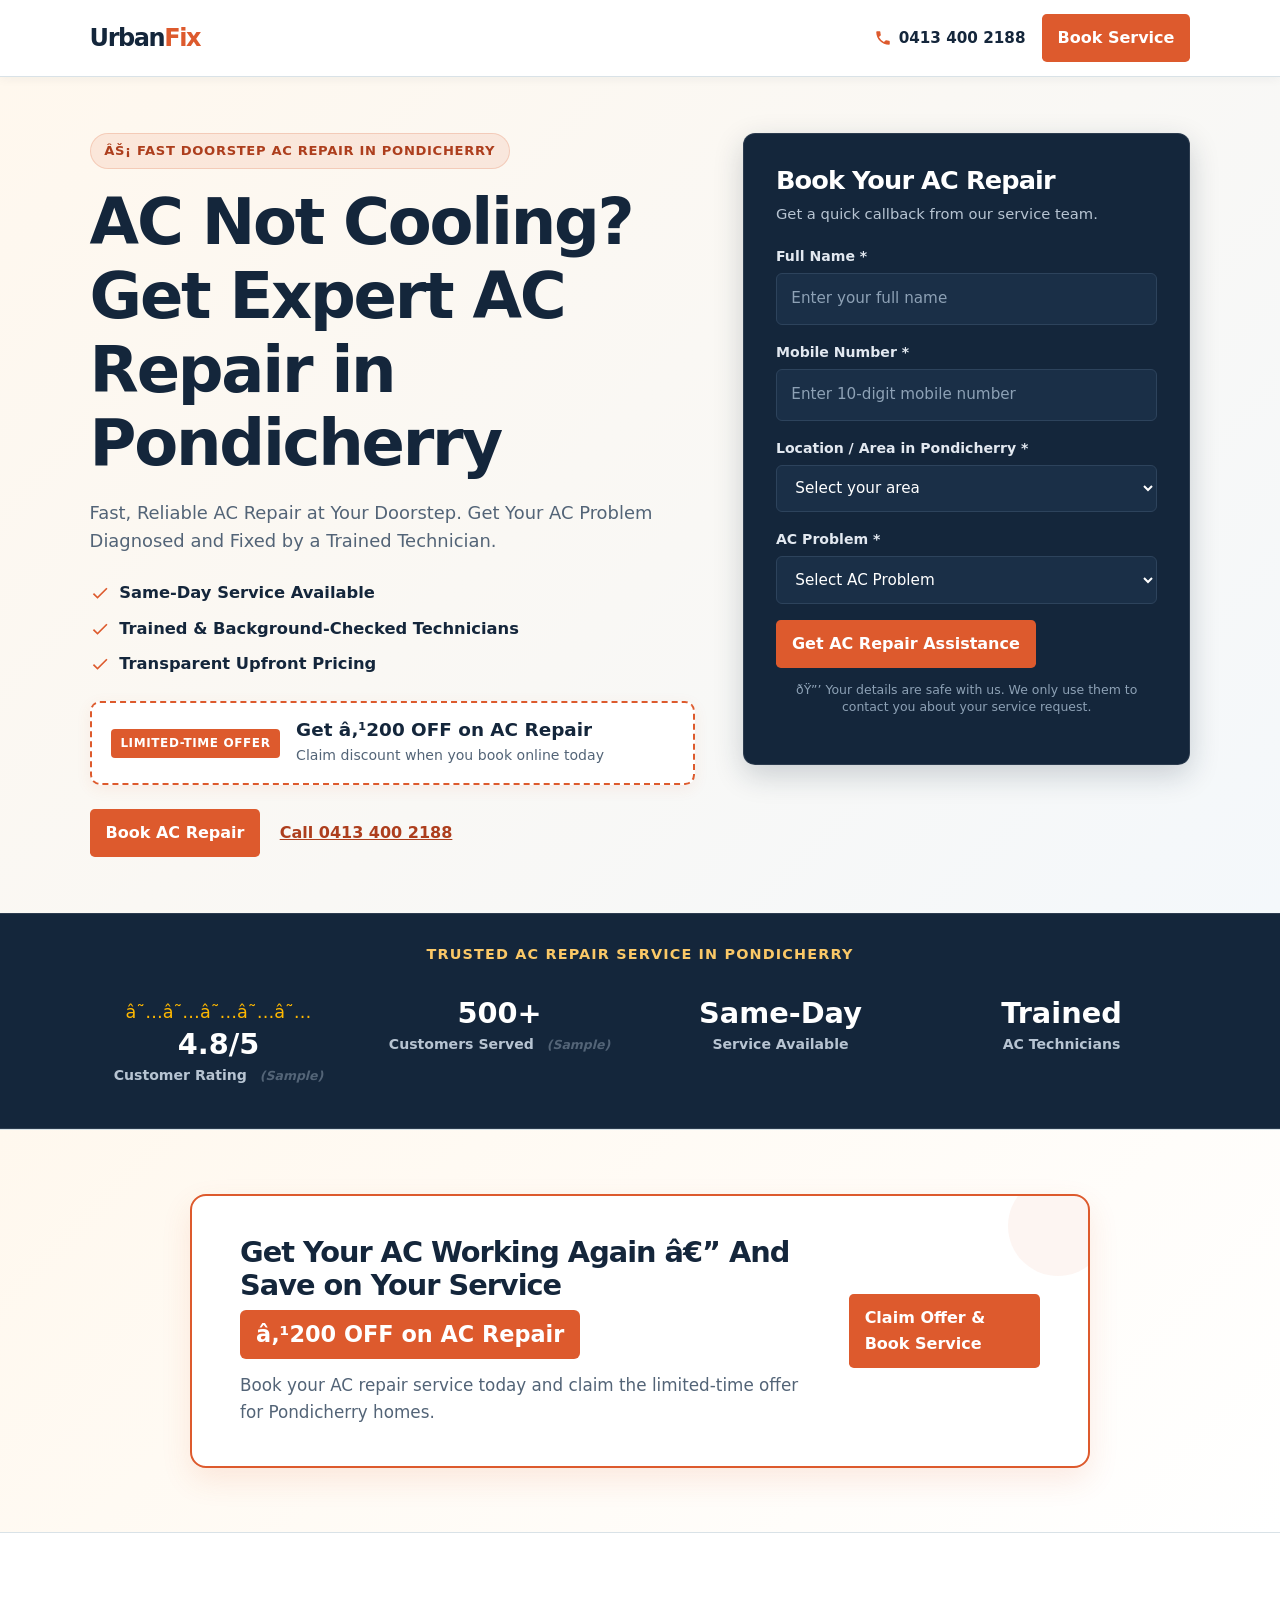
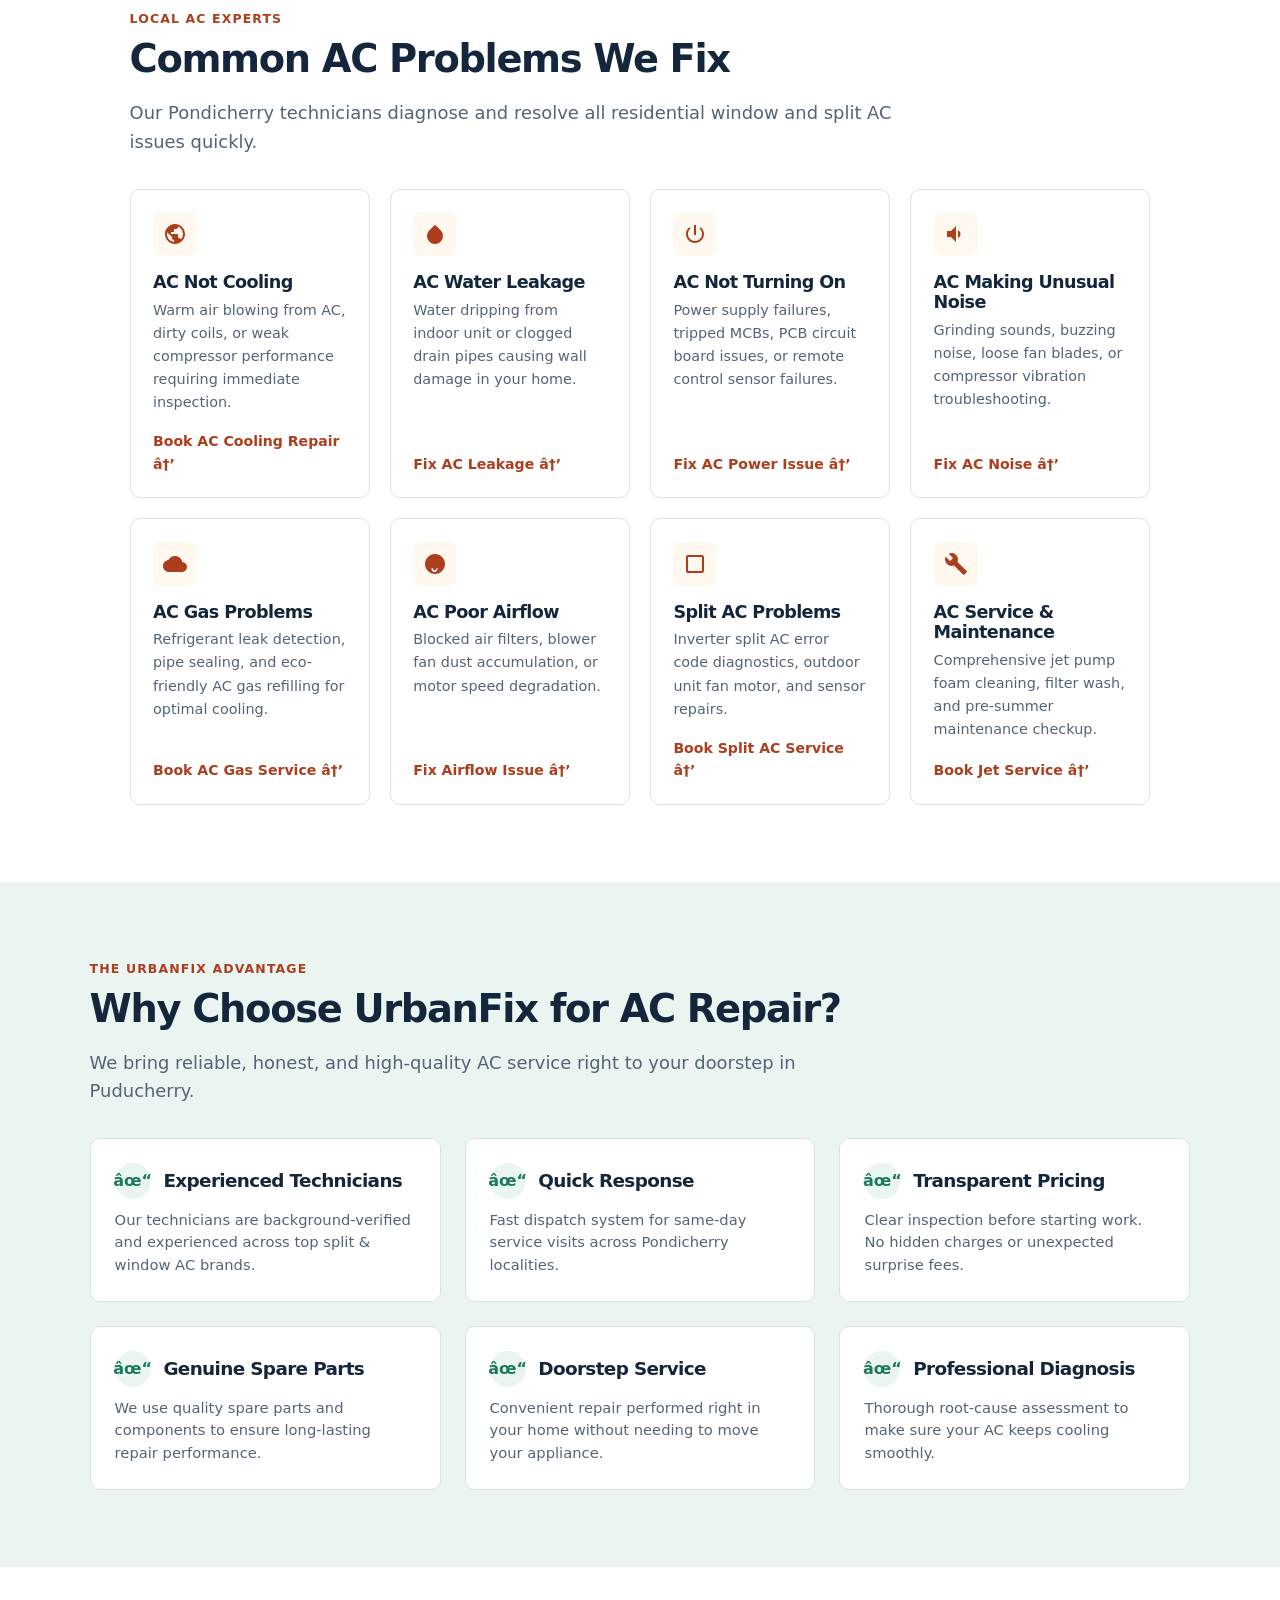
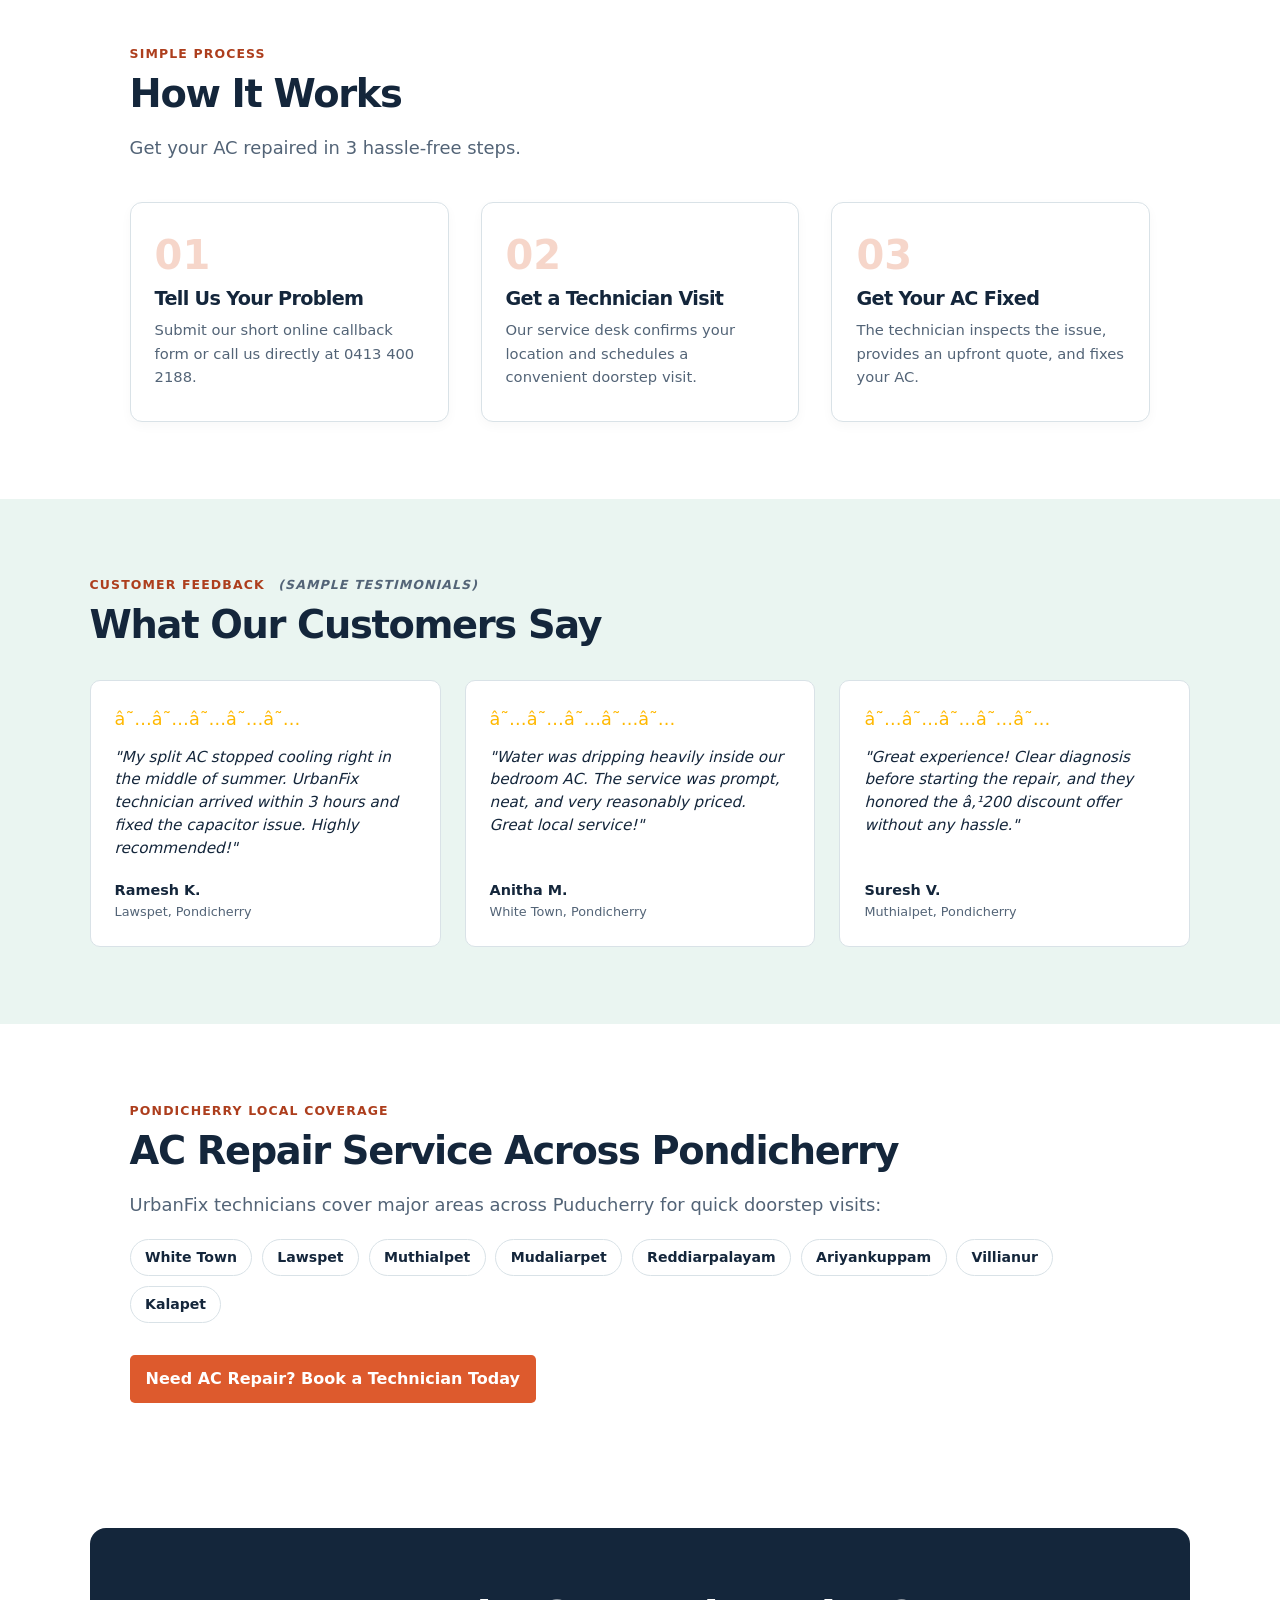
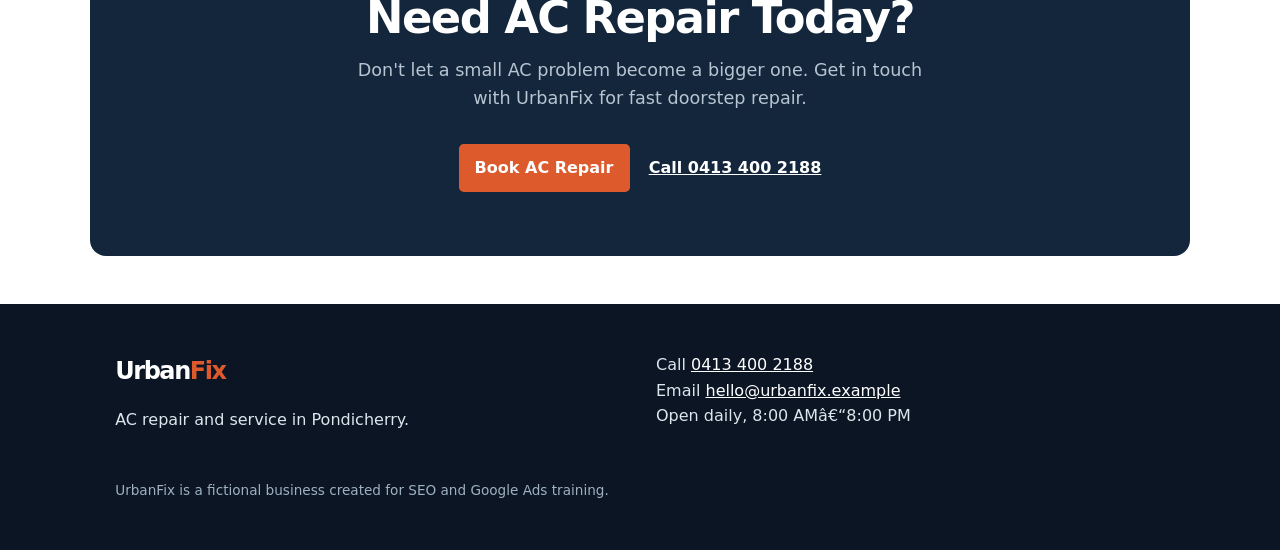
<file: ac-repair-pondicherry-ads/index.html>
<!doctype html>
<html lang="en-IN">
  <head>
    <!-- Google tag (gtag.js) -->
    <script async src="https://www.googletagmanager.com/gtag/js?id=AW-18498733073"></script>
    <script>
      window.dataLayer = window.dataLayer || [];
      function gtag(){dataLayer.push(arguments);}
      gtag('js', new Date());

      gtag('config', 'AW-18498733073');
    </script>
    <!-- Meta Pixel Code -->
    <script>
      !function(f,b,e,v,n,t,s)
      {if(f.fbq)return;n=f.fbq=function(){n.callMethod?
      n.callMethod.apply(n,arguments):n.queue.push(arguments)};
      if(!f._fbq)f._fbq=n;n.push=n;n.loaded=!0;n.version='2.0';
      n.queue=[];t=b.createElement(e);t.async=!0;
      t.src=v;s=b.getElementsByTagName(e)[0];
      s.parentNode.insertBefore(t,s)}(window, document,'script',
      'https://connect.facebook.net/en_US/fbevents.js');
      fbq('init', '967715729009236');
      fbq('track', 'PageView');
    </script>
    <noscript
      ><img
        height="1"
        width="1"
        style="display:none"
        src="https://www.facebook.com/tr?id=967715729009236&ev=PageView&noscript=1"
    /></noscript>
    <!-- End Meta Pixel Code -->
    <meta charset="utf-8" />
    <meta name="viewport" content="width=device-width, initial-scale=1" />
    <title>AC Repair in Pondicherry | UrbanFix</title>
    <meta
      name="description"
      content="Need AC repair in Pondicherry? Book UrbanFix for reliable doorstep AC repair, trained technicians and quick service."
    />
    <meta name="robots" content="index, follow" />
    <link rel="canonical" href="YOUR-SITE-URL/ac-repair-pondicherry-ads/" />
    <link rel="stylesheet" href="../assets/css/style.css" />
    <link rel="stylesheet" href="../assets/css/ads-style.css" />
    <script src="../assets/js/site.js" defer></script>
    <script type="application/ld+json">
      {
        "@context": "https://schema.org",
        "@type": "Service",
        "name": "AC Repair in Pondicherry - Doorstep AC Service",
        "provider": {
          "@type": "LocalBusiness",
          "name": "UrbanFix Home Appliance Repair",
          "telephone": "+91-413-400-2188"
        },
        "areaServed": { "@type": "City", "name": "Puducherry" },
        "url": "YOUR-SITE-URL/ac-repair-pondicherry-ads/"
      }
    </script>
  </head>
  <body>
    <a class="skip" href="#main">Skip to main content</a>

    <!-- Ads Landing Header (Focused, minimal distraction) -->
    <header class="header header--ads">
      <a class="brand" href="../index.html" id="header-brand">Urban<span>Fix</span></a>
      <div class="header-ads-actions">
        <a class="header-phone-link" href="tel:+914134002188" data-track-event="header_phone_click">
          <svg class="header-phone-icon" viewBox="0 0 24 24" aria-hidden="true">
            <path d="M6.62 10.79a15.053 15.053 0 006.59 6.59l2.2-2.2c.27-.27.67-.36 1.02-.24 1.12.37 2.33.57 3.57.57.55 0 1 .45 1 1V20c0 .55-.45 1-1 1-9.39 0-17-7.61-17-17 0-.55.45-1 1-1h3.5c.55 0 1 .45 1 1 0 1.25.2 2.45.57 3.57.11.35.03.74-.25 1.02l-2.2 2.2z"/>
          </svg>
          <span>0413 400 2188</span>
        </a>
        <a class="button nav-cta" href="#hero-form" data-track-event="header_book_click">Book Service</a>
      </div>
    </header>

    <main id="main">
      <!-- HERO SECTION ABOVE THE FOLD -->
      <section class="hero hero--ads">
        <div class="hero-content">
          <div class="hero-ads-badge">
            ⚡ Fast Doorstep AC Repair in Pondicherry
          </div>
          <h1>AC Not Cooling? Get Expert AC Repair in Pondicherry</h1>
          <p class="lead">
            Fast, Reliable AC Repair at Your Doorstep. Get Your AC Problem Diagnosed and Fixed by a Trained Technician.
          </p>

          <ul class="hero-trust-list">
            <li class="hero-trust-item">
              <svg viewBox="0 0 24 24" aria-hidden="true"><path d="M9 16.17L4.83 12l-1.42 1.41L9 19 21 7l-1.41-1.41z"/></svg>
              <span>Same-Day Service Available</span>
            </li>
            <li class="hero-trust-item">
              <svg viewBox="0 0 24 24" aria-hidden="true"><path d="M9 16.17L4.83 12l-1.42 1.41L9 19 21 7l-1.41-1.41z"/></svg>
              <span>Trained & Background-Checked Technicians</span>
            </li>
            <li class="hero-trust-item">
              <svg viewBox="0 0 24 24" aria-hidden="true"><path d="M9 16.17L4.83 12l-1.42 1.41L9 19 21 7l-1.41-1.41z"/></svg>
              <span>Transparent Upfront Pricing</span>
            </li>
          </ul>

          <div class="hero-offer-card">
            <span class="hero-offer-tag">LIMITED-TIME OFFER</span>
            <div class="hero-offer-text">
              <strong>Get ₹200 OFF on AC Repair</strong>
              <span>Claim discount when you book online today</span>
            </div>
          </div>

          <div class="actions">
            <a class="button" href="#hero-form" id="hero-cta-book" data-track-event="hero_book_cta">Book AC Repair</a>
            <a class="phone" href="tel:+914134002188" id="hero-cta-call" data-track-event="hero_call_cta">Call 0413 400 2188</a>
          </div>
        </div>

        <!-- HERO LEAD CAPTURE FORM ABOVE THE FOLD -->
        <div id="hero-form-container">
          <form class="booking-form hero-form-card" id="hero-form" data-track-form="ac_ad_lead" data-redirect="../ac-repair-pondicherry-thank-you/">
            <h2>Book Your AC Repair</h2>
            <p class="subhead">Get a quick callback from our service team.</p>

            <div class="form-group">
              <label for="name">Full Name *</label>
              <input id="name" name="name" type="text" autocomplete="name" placeholder="Enter your full name" required />
            </div>

            <div class="form-group">
              <label for="phone">Mobile Number *</label>
              <input id="phone" name="phone" type="tel" autocomplete="tel" placeholder="Enter 10-digit mobile number" required />
            </div>

            <div class="form-group">
              <label for="location">Location / Area in Pondicherry *</label>
              <select id="location" name="location" required>
                <option value="">Select your area</option>
                <option value="White Town">White Town</option>
                <option value="Lawspet">Lawspet</option>
                <option value="Muthialpet">Muthialpet</option>
                <option value="Mudaliarpet">Mudaliarpet</option>
                <option value="Reddiarpalayam">Reddiarpalayam</option>
                <option value="Ariyankuppam">Ariyankuppam</option>
                <option value="Villianur">Villianur</option>
                <option value="Other Pondicherry Area">Other Pondicherry Area</option>
              </select>
            </div>

            <div class="form-group">
              <label for="issue">AC Problem *</label>
              <select id="issue" name="issue" required>
                <option value="">Select AC Problem</option>
                <option value="AC Not Cooling">AC Not Cooling</option>
                <option value="Water Leakage">Water Leakage / Dripping</option>
                <option value="Gas Leakage / Refilling">Gas Leakage / Refilling</option>
                <option value="Noise or Vibration">Unusual Noise or Vibration</option>
                <option value="Not Turning On">AC Not Turning On</option>
                <option value="General Service & Maintenance">General Service & Maintenance</option>
              </select>
            </div>

            <!-- Hidden service value for site.js script compatibility -->
            <input type="hidden" name="service" value="Air conditioner" />

            <button class="button wide" type="submit" id="submit-ad-form" data-track-event="hero_form_submit">
              Get AC Repair Assistance
            </button>

            <p class="privacy-note">
              🔒 Your details are safe with us. We only use them to contact you about your service request.
            </p>

            <p class="message" role="status" aria-live="polite"></p>
          </form>
        </div>
      </section>

      <!-- COMPACT TRUST BAR -->
      <section class="trust-bar" aria-label="Trust Indicators">
        <div class="trust-bar-header">Trusted AC Repair Service in Pondicherry</div>
        <div class="trust-grid">
          <div class="trust-item">
            <div class="trust-rating">★★★★★</div>
            <div class="trust-number">4.8/5</div>
            <div class="trust-label">Customer Rating <span class="demo-note-inline">(Sample)</span></div>
          </div>
          <div class="trust-item">
            <div class="trust-number">500+</div>
            <div class="trust-label">Customers Served <span class="demo-note-inline">(Sample)</span></div>
          </div>
          <div class="trust-item">
            <div class="trust-number">Same-Day</div>
            <div class="trust-label">Service Available</div>
          </div>
          <div class="trust-item">
            <div class="trust-number">Trained</div>
            <div class="trust-label">AC Technicians</div>
          </div>
        </div>
      </section>

      <!-- SPECIAL OFFER SECTION -->
      <section class="offer-section" id="offer-section">
        <div class="offer-box">
          <div class="offer-info">
            <h3>Get Your AC Working Again — And Save on Your Service</h3>
            <div class="offer-badge-large">₹200 OFF on AC Repair</div>
            <p>Book your AC repair service today and claim the limited-time offer for Pondicherry homes.</p>
          </div>
          <a class="button" href="#hero-form" id="claim-offer-btn" data-track-event="claim_offer_click">
            Claim Offer & Book Service
          </a>
        </div>
      </section>

      <!-- COMMON AC PROBLEMS WE FIX -->
      <section class="section" id="problems">
        <p class="eyebrow">Local AC Experts</p>
        <h2>Common AC Problems We Fix</h2>
        <p class="intro">
          Our Pondicherry technicians diagnose and resolve all residential window and split AC issues quickly.
        </p>

        <div class="problem-grid">
          <article class="problem-card">
            <div class="problem-icon">
              <svg viewBox="0 0 24 24"><path d="M12 2C6.48 2 2 6.48 2 12s4.48 10 10 10 10-4.48 10-10S17.52 2 12 2zm-1 17.93c-3.95-.49-7-3.85-7-7.93 0-.62.08-1.21.21-1.79L9 15v1c0 1.1.9 2 2 2v1.93zm6.9-2.54c-.26-.81-1-1.39-1.9-1.39h-1v-3c0-.55-.45-1-1-1H8v-2h2c.55 0 1-.45 1-1V7h2c1.1 0 2-.9 2-2v-.41c2.93 1.19 5 4.06 5 7.41 0 2.08-.8 3.97-2.1 5.39z"/></svg>
            </div>
            <h3>AC Not Cooling</h3>
            <p>Warm air blowing from AC, dirty coils, or weak compressor performance requiring immediate inspection.</p>
            <a class="action-link" href="#hero-form" data-track-event="problem_cooling_click">Book AC Cooling Repair →</a>
          </article>

          <article class="problem-card">
            <div class="problem-icon">
              <svg viewBox="0 0 24 24"><path d="M12 2.69l5.66 5.66a8 8 0 11-11.31 0z"/></svg>
            </div>
            <h3>AC Water Leakage</h3>
            <p>Water dripping from indoor unit or clogged drain pipes causing wall damage in your home.</p>
            <a class="action-link" href="#hero-form" data-track-event="problem_leakage_click">Fix AC Leakage →</a>
          </article>

          <article class="problem-card">
            <div class="problem-icon">
              <svg viewBox="0 0 24 24"><path d="M13 3h-2v10h2V3zm4.83 2.17l-1.42 1.42C17.99 7.86 19 9.81 19 12c0 3.87-3.13 7-7 7s-7-3.13-7-7c0-2.19 1.01-4.14 2.58-5.42L6.17 5.17C4.23 6.82 3 9.26 3 12c0 4.97 4.03 9 9 9s9-4.03 9-9c0-2.74-1.23-5.18-3.17-6.83z"/></svg>
            </div>
            <h3>AC Not Turning On</h3>
            <p>Power supply failures, tripped MCBs, PCB circuit board issues, or remote control sensor failures.</p>
            <a class="action-link" href="#hero-form" data-track-event="problem_power_click">Fix AC Power Issue →</a>
          </article>

          <article class="problem-card">
            <div class="problem-icon">
              <svg viewBox="0 0 24 24"><path d="M3 9v6h4l5 5V4L7 9H3zm13.5 3c0-1.77-1.02-3.29-2.5-4.03v8.05c1.48-.73 2.5-2.25 2.5-4.02z"/></svg>
            </div>
            <h3>AC Making Unusual Noise</h3>
            <p>Grinding sounds, buzzing noise, loose fan blades, or compressor vibration troubleshooting.</p>
            <a class="action-link" href="#hero-form" data-track-event="problem_noise_click">Fix AC Noise →</a>
          </article>

          <article class="problem-card">
            <div class="problem-icon">
              <svg viewBox="0 0 24 24"><path d="M19.35 10.04C18.67 6.59 15.64 4 12 4 9.11 4 6.6 5.64 5.35 8.04 2.34 8.36 0 10.91 0 14c0 3.31 2.69 6 6 6h13c2.76 0 5-2.24 5-5 0-2.64-2.05-4.78-4.65-4.96z"/></svg>
            </div>
            <h3>AC Gas Problems</h3>
            <p>Refrigerant leak detection, pipe sealing, and eco-friendly AC gas refilling for optimal cooling.</p>
            <a class="action-link" href="#hero-form" data-track-event="problem_gas_click">Book AC Gas Service →</a>
          </article>

          <article class="problem-card">
            <div class="problem-icon">
              <svg viewBox="0 0 24 24"><path d="M14.5 17c0 1.65-1.35 3-3 3s-3-1.35-3-3 1.35-3 3-3 3 1.35 3 3zM12 2C6.48 2 2 6.48 2 12s4.48 10 10 10 10-4.48 10-10S17.52 2 12 2zm1 14.88c.88-.47 1.5-1.38 1.5-2.43 0-1.55-1.25-2.8-2.8-2.8s-2.8 1.25-2.8 2.8c0 1.05.62 1.96 1.5 2.43V18h2.6v-1.12z"/></svg>
            </div>
            <h3>AC Poor Airflow</h3>
            <p>Blocked air filters, blower fan dust accumulation, or motor speed degradation.</p>
            <a class="action-link" href="#hero-form" data-track-event="problem_airflow_click">Fix Airflow Issue →</a>
          </article>

          <article class="problem-card">
            <div class="problem-icon">
              <svg viewBox="0 0 24 24"><path d="M19 3H5c-1.1 0-2 .9-2 2v14c0 1.1.9 2 2 2h14c1.1 0 2-.9 2-2V5c0-1.1-.9-2-2-2zm0 16H5V5h14v14z"/></svg>
            </div>
            <h3>Split AC Problems</h3>
            <p>Inverter split AC error code diagnostics, outdoor unit fan motor, and sensor repairs.</p>
            <a class="action-link" href="#hero-form" data-track-event="problem_split_click">Book Split AC Service →</a>
          </article>

          <article class="problem-card">
            <div class="problem-icon">
              <svg viewBox="0 0 24 24"><path d="M22.7 19l-9.1-9.1c.9-2.3.4-5-1.5-6.9-2-2-5-2.4-7.4-1.3L9 6 6 9 1.6 4.6C.4 7 1 10 3 12c1.9 1.9 4.6 2.4 6.9 1.5l9.1 9.1c.4.4 1 .4 1.4 0l2.3-2.3c.4-.4.4-1.1 0-1.3z"/></svg>
            </div>
            <h3>AC Service & Maintenance</h3>
            <p>Comprehensive jet pump foam cleaning, filter wash, and pre-summer maintenance checkup.</p>
            <a class="action-link" href="#hero-form" data-track-event="problem_maintenance_click">Book Jet Service →</a>
          </article>
        </div>
      </section>

      <!-- WHY CHOOSE URBANFIX -->
      <section class="section tint" id="why-choose">
        <p class="eyebrow">The UrbanFix Advantage</p>
        <h2>Why Choose UrbanFix for AC Repair?</h2>
        <p class="intro">
          We bring reliable, honest, and high-quality AC service right to your doorstep in Puducherry.
        </p>

        <div class="why-grid">
          <div class="why-card">
            <div class="why-header">
              <div class="why-icon">✓</div>
              <h3>Experienced Technicians</h3>
            </div>
            <p>Our technicians are background-verified and experienced across top split & window AC brands.</p>
          </div>

          <div class="why-card">
            <div class="why-header">
              <div class="why-icon">✓</div>
              <h3>Quick Response</h3>
            </div>
            <p>Fast dispatch system for same-day service visits across Pondicherry localities.</p>
          </div>

          <div class="why-card">
            <div class="why-header">
              <div class="why-icon">✓</div>
              <h3>Transparent Pricing</h3>
            </div>
            <p>Clear inspection before starting work. No hidden charges or unexpected surprise fees.</p>
          </div>

          <div class="why-card">
            <div class="why-header">
              <div class="why-icon">✓</div>
              <h3>Genuine Spare Parts</h3>
            </div>
            <p>We use quality spare parts and components to ensure long-lasting repair performance.</p>
          </div>

          <div class="why-card">
            <div class="why-header">
              <div class="why-icon">✓</div>
              <h3>Doorstep Service</h3>
            </div>
            <p>Convenient repair performed right in your home without needing to move your appliance.</p>
          </div>

          <div class="why-card">
            <div class="why-header">
              <div class="why-icon">✓</div>
              <h3>Professional Diagnosis</h3>
            </div>
            <p>Thorough root-cause assessment to make sure your AC keeps cooling smoothly.</p>
          </div>
        </div>
      </section>

      <!-- HOW IT WORKS (3 STEPS) -->
      <section class="section" id="how-it-works">
        <p class="eyebrow">Simple Process</p>
        <h2>How It Works</h2>
        <p class="intro">Get your AC repaired in 3 hassle-free steps.</p>

        <div class="steps-grid">
          <div class="step-card">
            <div class="step-number">01</div>
            <h3>Tell Us Your Problem</h3>
            <p>Submit our short online callback form or call us directly at 0413 400 2188.</p>
          </div>

          <div class="step-card">
            <div class="step-number">02</div>
            <h3>Get a Technician Visit</h3>
            <p>Our service desk confirms your location and schedules a convenient doorstep visit.</p>
          </div>

          <div class="step-card">
            <div class="step-number">03</div>
            <h3>Get Your AC Fixed</h3>
            <p>The technician inspects the issue, provides an upfront quote, and fixes your AC.</p>
          </div>
        </div>
      </section>

      <!-- CUSTOMER REVIEWS (SAMPLE/DEMO DATA) -->
      <section class="section tint" id="reviews">
        <p class="eyebrow">Customer Feedback <span class="demo-note-inline">(Sample Testimonials)</span></p>
        <h2>What Our Customers Say</h2>

        <div class="review-grid">
          <article class="review-card">
            <div class="review-stars">★★★★★</div>
            <blockquote>
              "My split AC stopped cooling right in the middle of summer. UrbanFix technician arrived within 3 hours and fixed the capacitor issue. Highly recommended!"
            </blockquote>
            <div class="review-author">Ramesh K.</div>
            <div class="review-location">Lawspet, Pondicherry</div>
          </article>

          <article class="review-card">
            <div class="review-stars">★★★★★</div>
            <blockquote>
              "Water was dripping heavily inside our bedroom AC. The service was prompt, neat, and very reasonably priced. Great local service!"
            </blockquote>
            <div class="review-author">Anitha M.</div>
            <div class="review-location">White Town, Pondicherry</div>
          </article>

          <article class="review-card">
            <div class="review-stars">★★★★★</div>
            <blockquote>
              "Great experience! Clear diagnosis before starting the repair, and they honored the ₹200 discount offer without any hassle."
            </blockquote>
            <div class="review-author">Suresh V.</div>
            <div class="review-location">Muthialpet, Pondicherry</div>
          </article>
        </div>
      </section>

      <!-- SERVICE AREA -->
      <section class="section" id="service-areas">
        <p class="eyebrow">Pondicherry Local Coverage</p>
        <h2>AC Repair Service Across Pondicherry</h2>
        <p class="intro">
          UrbanFix technicians cover major areas across Puducherry for quick doorstep visits:
        </p>

        <div class="area-tags">
          <span class="area-tag">White Town</span>
          <span class="area-tag">Lawspet</span>
          <span class="area-tag">Muthialpet</span>
          <span class="area-tag">Mudaliarpet</span>
          <span class="area-tag">Reddiarpalayam</span>
          <span class="area-tag">Ariyankuppam</span>
          <span class="area-tag">Villianur</span>
          <span class="area-tag">Kalapet</span>
        </div>

        <div class="actions">
          <a class="button" href="#hero-form" data-track-event="area_section_book_cta">
            Need AC Repair? Book a Technician Today
          </a>
        </div>
      </section>

      <!-- FINAL CONVERSION CTA -->
      <section class="final-cta" id="final-cta">
        <h2>Need AC Repair Today?</h2>
        <p>Don't let a small AC problem become a bigger one. Get in touch with UrbanFix for fast doorstep repair.</p>
        <div class="actions">
          <a class="button" href="#hero-form" id="final-book-btn" data-track-event="final_book_cta">Book AC Repair</a>
          <a class="phone" href="tel:+914134002188" id="final-call-btn" style="color: white;" data-track-event="final_call_cta">
            Call 0413 400 2188
          </a>
        </div>
      </section>
    </main>

    <!-- FOOTER -->
    <footer class="footer">
      <div>
        <a class="brand" href="../index.html">Urban<span>Fix</span></a>
        <p>AC repair and service in Pondicherry.</p>
      </div>
      <address>
        Call <a href="tel:+914134002188">0413 400 2188</a><br />
        Email <a href="mailto:hello@urbanfix.example">hello@urbanfix.example</a><br />
        Open daily, 8:00 AM–8:00 PM
      </address>
      <p class="legal">
        UrbanFix is a fictional business created for SEO and Google Ads training.
      </p>
    </footer>

    <!-- STICKY MOBILE CTA BAR -->
    <div class="sticky-mobile-bar" aria-label="Quick Action Buttons">
      <a class="sticky-btn-call" href="tel:+914134002188" data-track-event="sticky_mobile_call">
        📞 Call Now
      </a>
      <a class="sticky-btn-book" href="#hero-form" data-track-event="sticky_mobile_book">
        ⚡ Book Service
      </a>
    </div>
  </body>
</html>
</file>
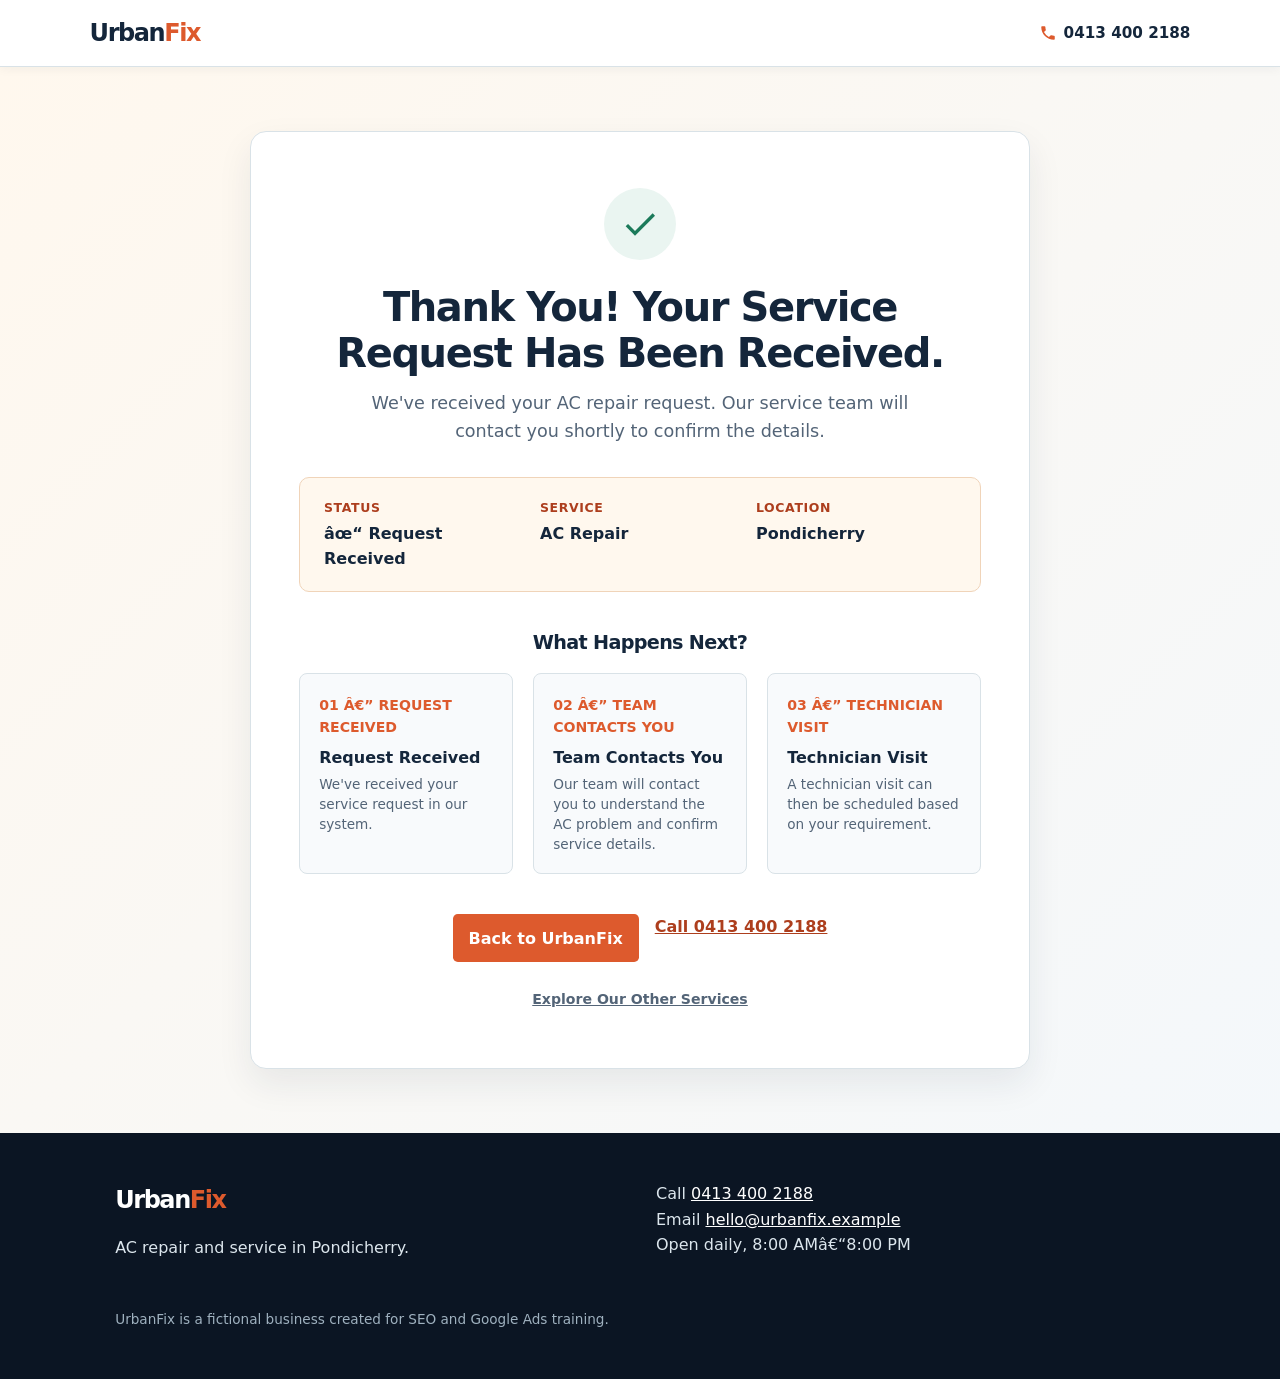
<file: ac-repair-pondicherry-thank-you/index.html>
<!doctype html>
<html lang="en-IN">
  <head>
    <!-- Google tag (gtag.js) -->
    <script async src="https://www.googletagmanager.com/gtag/js?id=AW-18498733073"></script>
    <script>
      window.dataLayer = window.dataLayer || [];
      function gtag(){dataLayer.push(arguments);}
      gtag('js', new Date());

      gtag('config', 'AW-18498733073');
    </script>
    <!-- Meta Pixel Code -->
    <script>
      !function(f,b,e,v,n,t,s)
      {if(f.fbq)return;n=f.fbq=function(){n.callMethod?
      n.callMethod.apply(n,arguments):n.queue.push(arguments)};
      if(!f._fbq)f._fbq=n;n.push=n;n.loaded=!0;n.version='2.0';
      n.queue=[];t=b.createElement(e);t.async=!0;
      t.src=v;s=b.getElementsByTagName(e)[0];
      s.parentNode.insertBefore(t,s)}(window, document,'script',
      'https://connect.facebook.net/en_US/fbevents.js');
      fbq('init', '967715729009236');
      fbq('track', 'PageView');
    </script>
    <noscript
      ><img
        height="1"
        width="1"
        style="display:none"
        src="https://www.facebook.com/tr?id=967715729009236&ev=PageView&noscript=1"
    /></noscript>
    <!-- End Meta Pixel Code -->
    <meta charset="utf-8" />
    <meta name="viewport" content="width=device-width, initial-scale=1" />
    <title>Thank You | UrbanFix AC Repair Pondicherry</title>
    <meta
      name="description"
      content="Your AC repair service request has been received by UrbanFix. Our team will contact you shortly."
    />
    <meta name="robots" content="noindex, nofollow" />
    <link rel="canonical" href="YOUR-SITE-URL/ac-repair-pondicherry-thank-you/" />
    <link rel="stylesheet" href="../assets/css/style.css" />
    <link rel="stylesheet" href="../assets/css/ads-style.css" />
    <script src="../assets/js/site.js" defer></script>
  </head>
  <body id="thank-you-page">
    <a class="skip" href="#main">Skip to main content</a>

    <!-- Minimal Header -->
    <header class="header header--ads">
      <a class="brand" href="../index.html">Urban<span>Fix</span></a>
      <div class="header-ads-actions">
        <a class="header-phone-link" href="tel:+914134002188" id="header-call-link" data-track-event="thank_you_header_call">
          <svg class="header-phone-icon" viewBox="0 0 24 24" aria-hidden="true">
            <path d="M6.62 10.79a15.053 15.053 0 006.59 6.59l2.2-2.2c.27-.27.67-.36 1.02-.24 1.12.37 2.33.57 3.57.57.55 0 1 .45 1 1V20c0 .55-.45 1-1 1-9.39 0-17-7.61-17-17 0-.55.45-1 1-1h3.5c.55 0 1 .45 1 1 0 1.25.2 2.45.57 3.57.11.35.03.74-.25 1.02l-2.2 2.2z"/>
          </svg>
          <span>0413 400 2188</span>
        </a>
      </div>
    </header>

    <main id="main">
      <section class="thank-you-section">
        <div class="thank-you-card" id="conversion-confirmation">
          <div class="thank-you-badge" aria-hidden="true">
            <svg viewBox="0 0 24 24">
              <path d="M9 16.17L4.83 12l-1.42 1.41L9 19 21 7l-1.41-1.41z"/>
            </svg>
          </div>

          <h1 id="thank-you-heading">Thank You! Your Service Request Has Been Received.</h1>

          <p class="thank-you-lead">
            We've received your AC repair request. Our service team will contact you shortly to confirm the details.
          </p>

          <!-- Service Summary Confirmation Box -->
          <div class="context-box">
            <div class="context-item">
              <label>Status</label>
              <span>✓ Request Received</span>
            </div>
            <div class="context-item">
              <label>Service</label>
              <span>AC Repair</span>
            </div>
            <div class="context-item">
              <label>Location</label>
              <span>Pondicherry</span>
            </div>
          </div>

          <!-- What Happens Next 3 Steps -->
          <div class="next-steps-container">
            <h3>What Happens Next?</h3>
            <div class="next-steps-grid">
              <div class="next-step-item">
                <div class="next-step-num">01 — Request Received</div>
                <h4>Request Received</h4>
                <p>We've received your service request in our system.</p>
              </div>

              <div class="next-step-item">
                <div class="next-step-num">02 — Team Contacts You</div>
                <h4>Team Contacts You</h4>
                <p>Our team will contact you to understand the AC problem and confirm service details.</p>
              </div>

              <div class="next-step-item">
                <div class="next-step-num">03 — Technician Visit</div>
                <h4>Technician Visit</h4>
                <p>A technician visit can then be scheduled based on your requirement.</p>
              </div>
            </div>
          </div>

          <!-- Action Buttons -->
          <div class="thank-you-actions">
            <a class="button" href="../ac-repair-pondicherry-ads/" id="back-to-website" data-track-event="thank_you_back_click">
              Back to UrbanFix
            </a>
            <a class="phone" href="tel:+914134002188" id="call-urbanfix" data-track-event="thank_you_call_click">
              Call 0413 400 2188
            </a>
          </div>

          <div style="margin-top: 1.5rem;">
            <a href="../index.html#services" style="font-size: 0.88rem; font-weight: 700; color: var(--muted); text-decoration: underline;">
              Explore Our Other Services
            </a>
          </div>
        </div>
      </section>
    </main>

    <!-- Footer -->
    <footer class="footer">
      <div>
        <a class="brand" href="../index.html">Urban<span>Fix</span></a>
        <p>AC repair and service in Pondicherry.</p>
      </div>
      <address>
        Call <a href="tel:+914134002188">0413 400 2188</a><br />
        Email <a href="mailto:hello@urbanfix.example">hello@urbanfix.example</a><br />
        Open daily, 8:00 AM–8:00 PM
      </address>
      <p class="legal">
        UrbanFix is a fictional business created for SEO and Google Ads training.
      </p>
    </footer>

    <!-- Customer Name Personalization Script -->
    <script>
      document.addEventListener('DOMContentLoaded', () => {
        try {
          const leadName = sessionStorage.getItem('urbanfix_lead_name');
          if (leadName && leadName.trim().length > 0) {
            const heading = document.getElementById('thank-you-heading');
            if (heading) {
              heading.textContent = `Thanks, ${leadName}! Your Service Request Has Been Received.`;
            }
          }
        } catch (e) {}

      });
    </script>
  </body>
</html>
</file>
<file: assets/css/style.css>
:root {
  --ink: #14263b;
  --muted: #536477;
  --orange: #dd5a2d;
  --orange-dark: #ad3e1d;
  --cream: #fff8ee;
  --mint: #eaf5f1;
  --line: #d9e2e7;
  --white: #fff;
}
* {
  box-sizing: border-box;
}
html {
  scroll-behavior: smooth;
}
body {
  margin: 0;
  color: var(--ink);
  font:
    16px/1.6 system-ui,
    -apple-system,
    "Segoe UI",
    sans-serif;
}
a {
  color: var(--orange-dark);
}
.skip {
  position: absolute;
  left: -999px;
}
.skip:focus {
  left: 12px;
  top: 12px;
  padding: 10px;
  background: #fff;
  z-index: 99;
}
.header {
  display: flex;
  align-items: center;
  justify-content: space-between;
  padding: 16px 7%;
  border-bottom: 1px solid var(--line);
  background: #fff;
}
.brand {
  font-size: 1.5rem;
  font-weight: 850;
  letter-spacing: -0.06em;
  color: var(--ink);
  text-decoration: none;
}
.brand span {
  color: var(--orange);
}
.nav {
  display: flex;
  gap: 1.25rem;
  align-items: center;
}
.nav a {
  font-weight: 700;
  color: var(--ink);
  text-decoration: none;
}
.nav .nav-cta,
.button {
  background: var(--orange);
  color: #fff;
  padding: 0.7rem 1rem;
  border: 0;
  border-radius: 0.3rem;
  font: inherit;
  font-weight: 800;
  text-decoration: none;
  cursor: pointer;
}
.menu {
  display: none;
}
.hero {
  display: grid;
  grid-template-columns: 1.05fr 0.95fr;
  gap: 4rem;
  align-items: center;
  padding: 5rem 9%;
  background: var(--cream);
}
.hero--service {
  padding: 4.3rem 9%;
}
.hero img {
  width: 100%;
  height: 350px;
  object-fit: cover;
  border-radius: 14px;
  box-shadow: 15px 15px 0 #f0d4b9;
}
.eyebrow {
  margin: 0 0 0.5rem;
  color: var(--orange-dark);
  font-size: 0.78rem;
  font-weight: 850;
  letter-spacing: 0.09em;
  text-transform: uppercase;
}
h1,
h2,
h3 {
  line-height: 1.15;
  letter-spacing: -0.035em;
}
h1 {
  font-size: clamp(2.3rem, 5vw, 4.3rem);
  margin: 0.1rem 0 1rem;
}
h2 {
  font-size: clamp(1.7rem, 3vw, 2.55rem);
  margin: 0.1rem 0 1rem;
}
h3 {
  font-size: 1.3rem;
  margin: 0 0 0.6rem;
}
.lead,
.intro {
  font-size: 1.12rem;
  color: var(--muted);
  max-width: 49rem;
}
.actions {
  display: flex;
  gap: 1.2rem;
  align-items: center;
  flex-wrap: wrap;
  margin-top: 1.4rem;
}
.phone {
  font-weight: 800;
}
.trust {
  display: flex;
  justify-content: center;
  gap: 3rem;
  padding: 1rem 7%;
  background: var(--ink);
  color: #fff;
}
.trust p {
  margin: 0;
}
.section {
  max-width: 1200px;
  margin: auto;
  padding: 4.8rem 7%;
}
.tint {
  max-width: none;
  background: var(--mint);
}
.grid {
  display: grid;
  grid-template-columns: repeat(3, 1fr);
  gap: 1.4rem;
  margin-top: 1.8rem;
}
.card {
  border: 1px solid var(--line);
  border-radius: 0.65rem;
  background: #fff;
  padding: 1.3rem;
}
.card p {
  color: var(--muted);
}
.card a {
  font-weight: 800;
}
.two {
  display: grid;
  grid-template-columns: 1fr 1fr;
  gap: 4rem;
}
.check {
  padding: 0;
  list-style: none;
}
.check li {
  padding: 0.75rem 0 0.75rem 1.8rem;
  border-bottom: 1px solid var(--line);
  position: relative;
}
.check li:before {
  content: "✓";
  position: absolute;
  left: 0.15rem;
  color: var(--orange);
  font-weight: 900;
}
.faq {
  max-width: 850px;
}
.faq details {
  border-bottom: 1px solid var(--line);
  padding: 1rem 0;
}
.faq summary {
  cursor: pointer;
  font-weight: 800;
}
.faq p {
  color: var(--muted);
}
.booking {
  padding: 4.8rem 9%;
  background: var(--ink);
  color: white;
  display: grid;
  grid-template-columns: 0.8fr 1.2fr;
  gap: 4rem;
}
.booking .eyebrow {
  color: #fac867;
}
.booking form {
  display: grid;
  grid-template-columns: 1fr 1fr;
  gap: 1rem;
}
.booking label {
  display: block;
  font-weight: 700;
  margin-bottom: 0.3rem;
}
.booking input,
.booking select,
.booking textarea {
  width: 100%;
  padding: 0.75rem;
  border: 0;
  border-radius: 0.25rem;
  font: inherit;
}
.booking textarea,
.booking .wide {
  grid-column: 1/-1;
}
.booking textarea {
  min-height: 90px;
}
.booking .message {
  grid-column: 1/-1;
  margin: 0;
  font-weight: 700;
}
.notice {
  font-size: 0.88rem;
  color: #b7c4d2;
}
.footer {
  display: grid;
  grid-template-columns: 1fr 1fr;
  gap: 2rem;
  padding: 3rem 9%;
  background: #0b1523;
  color: #dce6ed;
}
.footer .brand {
  color: white;
}
.footer address {
  font-style: normal;
}
.footer .legal {
  grid-column: 1/-1;
  font-size: 0.85rem;
  color: #9fb1bf;
  margin: 0;
}
.footer a {
  color: #fff;
}
@media (max-width: 780px) {
  .header {
    flex-wrap: wrap;
  }
  .menu {
    display: block;
    background: #fff;
    border: 1px solid var(--line);
    padding: 0.5rem;
  }
  .nav {
    display: none;
    width: 100%;
    padding-top: 1rem;
    flex-direction: column;
    align-items: flex-start;
  }
  .nav.open {
    display: flex;
  }
  .hero,
  .two,
  .booking {
    grid-template-columns: 1fr;
    gap: 2rem;
  }
  .hero {
    padding: 3.5rem 7%;
  }
  .hero img {
    height: 260px;
  }
  .trust {
    flex-direction: column;
    gap: 0.25rem;
    text-align: center;
  }
  .grid {
    grid-template-columns: 1fr;
  }
  .booking form {
    grid-template-columns: 1fr;
  }
  .booking textarea,
  .booking .wide,
  .booking .message {
    grid-column: auto;
  }
  .footer {
    grid-template-columns: 1fr;
  }
}
</file>
<file: assets/css/ads-style.css>
/* UrbanFix - Google Ads Dedicated Landing Page Styles */

/* Header variant for ads landing page - focused, no distracting navigation */
.header--ads {
  justify-content: space-between;
  padding: 14px 7%;
  background: #ffffff;
  border-bottom: 1px solid var(--line);
  position: sticky;
  top: 0;
  z-index: 100;
  box-shadow: 0 2px 10px rgba(20, 38, 59, 0.05);
}

.header-ads-actions {
  display: flex;
  align-items: center;
  gap: 1rem;
}

.header-phone-link {
  display: inline-flex;
  align-items: center;
  gap: 0.4rem;
  font-weight: 800;
  color: var(--ink);
  text-decoration: none;
  font-size: 0.95rem;
}

.header-phone-link:hover {
  color: var(--orange-dark);
}

.header-phone-icon {
  width: 18px;
  height: 18px;
  fill: var(--orange);
}

/* Hero Section for Ads */
.hero--ads {
  display: grid;
  grid-template-columns: 1.15fr 0.85fr;
  gap: 3rem;
  align-items: start;
  padding: 3.5rem 7%;
  background: linear-gradient(135deg, #fff8ee 0%, #f4f8fb 100%);
  position: relative;
}

.hero-ads-badge {
  display: inline-flex;
  align-items: center;
  gap: 0.5rem;
  background: rgba(221, 90, 45, 0.1);
  color: var(--orange-dark);
  padding: 0.4rem 0.85rem;
  border-radius: 20px;
  font-size: 0.82rem;
  font-weight: 800;
  letter-spacing: 0.05em;
  text-transform: uppercase;
  margin-bottom: 1rem;
  border: 1px solid rgba(221, 90, 45, 0.2);
}

.hero-trust-list {
  list-style: none;
  padding: 0;
  margin: 1.5rem 0;
  display: flex;
  flex-direction: column;
  gap: 0.6rem;
}

.hero-trust-item {
  display: flex;
  align-items: center;
  gap: 0.6rem;
  font-weight: 700;
  color: var(--ink);
  font-size: 1.02rem;
}

.hero-trust-item svg {
  width: 20px;
  height: 20px;
  fill: var(--orange);
  flex-shrink: 0;
}

/* Offer Banner in Hero */
.hero-offer-card {
  background: #ffffff;
  border: 2px dashed var(--orange);
  border-radius: 10px;
  padding: 1rem 1.2rem;
  margin: 1.5rem 0;
  display: flex;
  align-items: center;
  gap: 1rem;
  box-shadow: 0 4px 15px rgba(221, 90, 45, 0.08);
}

.hero-offer-tag {
  background: var(--orange);
  color: white;
  font-size: 0.75rem;
  font-weight: 900;
  padding: 0.3rem 0.6rem;
  border-radius: 4px;
  text-transform: uppercase;
  letter-spacing: 0.05em;
  white-space: nowrap;
}

.hero-offer-text strong {
  display: block;
  font-size: 1.15rem;
  color: var(--ink);
  line-height: 1.2;
}

.hero-offer-text span {
  font-size: 0.88rem;
  color: var(--muted);
}

/* Hero Form Container */
.hero-form-card {
  background: var(--ink);
  color: white;
  padding: 2rem;
  border-radius: 12px;
  box-shadow: 0 10px 30px rgba(20, 38, 59, 0.2);
  border: 1px solid rgba(255, 255, 255, 0.1);
  position: relative;
}

.hero-form-card h2 {
  font-size: 1.6rem;
  color: #ffffff;
  margin: 0 0 0.4rem;
}

.hero-form-card p.subhead {
  color: #b7c4d2;
  font-size: 0.92rem;
  margin: 0 0 1.2rem;
}

.hero-form-card .form-group {
  margin-bottom: 1rem;
}

.hero-form-card label {
  display: block;
  font-size: 0.88rem;
  font-weight: 700;
  margin-bottom: 0.35rem;
  color: #e2e8f0;
}

.hero-form-card input,
.hero-form-card select {
  width: 100%;
  padding: 0.8rem 0.9rem;
  border: 1px solid #2d435c;
  border-radius: 6px;
  background: #1a2f47;
  color: #ffffff;
  font: inherit;
  font-size: 0.95rem;
  transition: border-color 0.2s, box-shadow 0.2s;
}

.hero-form-card input:focus,
.hero-form-card select:focus {
  outline: none;
  border-color: var(--orange);
  box-shadow: 0 0 0 3px rgba(221, 90, 45, 0.3);
}

.hero-form-card input::placeholder {
  color: #8da1b5;
}

.hero-form-card select option {
  background: var(--ink);
  color: #ffffff;
}

.hero-form-card .privacy-note {
  font-size: 0.78rem;
  color: #8da1b5;
  margin-top: 0.8rem;
  line-height: 1.4;
  text-align: center;
}

/* Trust Bar / Counter section */
.trust-bar {
  background: var(--ink);
  color: white;
  padding: 1.8rem 7%;
  border-top: 1px solid rgba(255, 255, 255, 0.1);
  border-bottom: 1px solid rgba(255, 255, 255, 0.1);
}

.trust-bar-header {
  text-align: center;
  font-size: 0.9rem;
  text-transform: uppercase;
  letter-spacing: 0.08em;
  color: #fac867;
  font-weight: 800;
  margin-bottom: 1.2rem;
}

.trust-grid {
  display: grid;
  grid-template-columns: repeat(4, 1fr);
  gap: 1.5rem;
  max-width: 1100px;
  margin: 0 auto;
  text-align: center;
}

.trust-item {
  padding: 0.8rem 0.5rem;
}

.trust-rating {
  color: #ffb800;
  font-size: 1.1rem;
  margin-bottom: 0.2rem;
}

.trust-number {
  font-size: 1.8rem;
  font-weight: 900;
  color: #ffffff;
  line-height: 1.1;
}

.trust-label {
  font-size: 0.88rem;
  color: #b7c4d2;
  font-weight: 600;
  margin-top: 0.2rem;
}

/* Prominent Offer Section */
.offer-section {
  background: linear-gradient(135deg, #fff8ee 0%, #fff 100%);
  border-top: 1px solid var(--line);
  border-bottom: 1px solid var(--line);
  padding: 4rem 7%;
}

.offer-box {
  max-width: 900px;
  margin: 0 auto;
  background: white;
  border: 2px solid var(--orange);
  border-radius: 16px;
  padding: 2.5rem 3rem;
  display: flex;
  align-items: center;
  justify-content: space-between;
  gap: 2rem;
  box-shadow: 0 12px 30px rgba(221, 90, 45, 0.12);
  position: relative;
  overflow: hidden;
}

.offer-box::before {
  content: "";
  position: absolute;
  top: -20px;
  right: -20px;
  width: 100px;
  height: 100px;
  background: rgba(221, 90, 45, 0.06);
  border-radius: 50%;
}

.offer-info h3 {
  font-size: 1.8rem;
  color: var(--ink);
  margin: 0 0 0.5rem;
}

.offer-badge-large {
  display: inline-block;
  background: var(--orange);
  color: white;
  font-weight: 900;
  font-size: 1.4rem;
  padding: 0.4rem 1rem;
  border-radius: 6px;
  margin-bottom: 0.8rem;
}

.offer-info p {
  color: var(--muted);
  margin: 0;
  font-size: 1.05rem;
}

/* Icon Grid for Problems & Why Choose */
.problem-grid {
  display: grid;
  grid-template-columns: repeat(4, 1fr);
  gap: 1.25rem;
  margin-top: 2rem;
}

.problem-card {
  background: #ffffff;
  border: 1px solid var(--line);
  border-radius: 10px;
  padding: 1.4rem;
  transition: transform 0.2s, box-shadow 0.2s;
  display: flex;
  flex-direction: column;
}

.problem-card:hover {
  transform: translateY(-3px);
  box-shadow: 0 8px 20px rgba(20, 38, 59, 0.08);
  border-color: var(--orange);
}

.problem-icon {
  width: 44px;
  height: 44px;
  background: var(--cream);
  border-radius: 8px;
  display: flex;
  align-items: center;
  justify-content: center;
  margin-bottom: 1rem;
  color: var(--orange-dark);
}

.problem-icon svg {
  width: 24px;
  height: 24px;
  fill: currentColor;
}

.problem-card h3 {
  font-size: 1.1rem;
  margin: 0 0 0.4rem;
  color: var(--ink);
}

.problem-card p {
  font-size: 0.9rem;
  color: var(--muted);
  margin: 0 0 1rem;
  flex-grow: 1;
}

.problem-card .action-link {
  font-size: 0.88rem;
  font-weight: 800;
  color: var(--orange-dark);
  text-decoration: none;
  display: flex;
  align-items: center;
  gap: 0.3rem;
}

/* Why Choose Grid */
.why-grid {
  display: grid;
  grid-template-columns: repeat(3, 1fr);
  gap: 1.5rem;
  margin-top: 2rem;
}

.why-card {
  background: white;
  border: 1px solid var(--line);
  border-radius: 10px;
  padding: 1.5rem;
}

.why-card .why-header {
  display: flex;
  align-items: center;
  gap: 0.8rem;
  margin-bottom: 0.6rem;
}

.why-card .why-icon {
  width: 36px;
  height: 36px;
  border-radius: 50%;
  background: var(--mint);
  display: flex;
  align-items: center;
  justify-content: center;
  color: #1b7a5a;
  font-weight: 900;
  flex-shrink: 0;
}

.why-card h3 {
  margin: 0;
  font-size: 1.15rem;
  color: var(--ink);
}

.why-card p {
  margin: 0;
  font-size: 0.92rem;
  color: var(--muted);
  line-height: 1.55;
}

/* How It Works 3-Step Section */
.steps-grid {
  display: grid;
  grid-template-columns: repeat(3, 1fr);
  gap: 2rem;
  margin-top: 2.5rem;
  position: relative;
}

.step-card {
  background: white;
  border: 1px solid var(--line);
  border-radius: 12px;
  padding: 2rem 1.5rem;
  position: relative;
  box-shadow: 0 4px 12px rgba(0, 0, 0, 0.03);
}

.step-number {
  font-size: 2.5rem;
  font-weight: 900;
  color: rgba(221, 90, 45, 0.25);
  line-height: 1;
  margin-bottom: 0.8rem;
}

.step-card h3 {
  font-size: 1.2rem;
  margin: 0 0 0.5rem;
  color: var(--ink);
}

.step-card p {
  font-size: 0.92rem;
  color: var(--muted);
  margin: 0;
}

/* Reviews Section */
.review-grid {
  display: grid;
  grid-template-columns: repeat(3, 1fr);
  gap: 1.5rem;
  margin-top: 2rem;
}

.review-card {
  background: white;
  border: 1px solid var(--line);
  border-radius: 10px;
  padding: 1.5rem;
  display: flex;
  flex-direction: column;
}

.review-stars {
  color: #ffb800;
  font-size: 1.1rem;
  margin-bottom: 0.8rem;
}

.review-card blockquote {
  margin: 0 0 1.2rem;
  font-size: 0.95rem;
  color: var(--ink);
  line-height: 1.5;
  font-style: italic;
  flex-grow: 1;
}

.review-author {
  font-size: 0.9rem;
  font-weight: 800;
  color: var(--ink);
}

.review-location {
  font-size: 0.8rem;
  color: var(--muted);
}

.demo-note-inline {
  font-size: 0.78rem;
  color: var(--muted);
  font-style: italic;
  margin-left: 0.5rem;
}

/* Local Service Area */
.area-tags {
  display: flex;
  flex-wrap: wrap;
  gap: 0.6rem;
  margin: 1.2rem 0 2rem;
}

.area-tag {
  background: white;
  border: 1px solid var(--line);
  padding: 0.4rem 0.9rem;
  border-radius: 20px;
  font-size: 0.88rem;
  font-weight: 700;
  color: var(--ink);
}

/* Final Conversion CTA Banner */
.final-cta {
  background: var(--ink);
  color: white;
  padding: 4rem 7%;
  text-align: center;
  border-radius: 16px;
  margin: 3rem 7%;
}

.final-cta h2 {
  color: white;
  font-size: clamp(1.8rem, 3.5vw, 2.8rem);
  margin: 0 0 0.8rem;
}

.final-cta p {
  color: #b7c4d2;
  max-width: 600px;
  margin: 0 auto 2rem;
  font-size: 1.1rem;
}

.final-cta .actions {
  justify-content: center;
}

/* Sticky Mobile Bottom Bar */
.sticky-mobile-bar {
  display: none;
  position: fixed;
  bottom: 0;
  left: 0;
  right: 0;
  background: #ffffff;
  border-top: 1px solid var(--line);
  padding: 0.65rem 1rem;
  box-shadow: 0 -4px 15px rgba(0, 0, 0, 0.12);
  z-index: 999;
  gap: 0.75rem;
}

.sticky-mobile-bar a {
  flex: 1;
  text-align: center;
  padding: 0.75rem 0.5rem;
  border-radius: 6px;
  font-weight: 800;
  font-size: 0.95rem;
  text-decoration: none;
  display: flex;
  align-items: center;
  justify-content: center;
  gap: 0.4rem;
}

.sticky-btn-call {
  background: var(--ink);
  color: white !important;
}

.sticky-btn-book {
  background: var(--orange);
  color: white !important;
}

/* Responsive adjustments */
@media (max-width: 1024px) {
  .problem-grid {
    grid-template-columns: repeat(2, 1fr);
  }
  .why-grid {
    grid-template-columns: repeat(2, 1fr);
  }
}

@media (max-width: 780px) {
  .hero--ads {
    grid-template-columns: 1fr;
    padding: 2.5rem 5%;
    gap: 2rem;
  }
  
  .trust-grid {
    grid-template-columns: repeat(2, 1fr);
  }

  .offer-box {
    flex-direction: column;
    padding: 1.8rem 1.5rem;
    text-align: center;
  }

  .problem-grid {
    grid-template-columns: 1fr;
  }

  .why-grid {
    grid-template-columns: 1fr;
  }

  .steps-grid {
    grid-template-columns: 1fr;
  }

  .review-grid {
    grid-template-columns: 1fr;
  }

  .final-cta {
    margin: 2rem 5%;
    padding: 2.5rem 1.5rem;
  }

  .sticky-mobile-bar {
    display: flex;
  }

  body {
    padding-bottom: 60px; /* offset for sticky bar */
  }
}

/* Thank You Confirmation Page Styles */
.thank-you-section {
  padding: 4rem 7%;
  background: linear-gradient(135deg, #fff8ee 0%, #f4f8fb 100%);
  min-height: 80vh;
  display: flex;
  align-items: center;
  justify-content: center;
}

.thank-you-card {
  background: #ffffff;
  border: 1px solid var(--line);
  border-radius: 16px;
  padding: 3.5rem 3rem;
  max-width: 780px;
  width: 100%;
  text-align: center;
  box-shadow: 0 15px 35px rgba(20, 38, 59, 0.08);
}

.thank-you-badge {
  width: 72px;
  height: 72px;
  background: #eaf5f1;
  color: #1b7a5a;
  border-radius: 50%;
  display: flex;
  align-items: center;
  justify-content: center;
  margin: 0 auto 1.5rem;
}

.thank-you-badge svg {
  width: 40px;
  height: 40px;
  fill: currentColor;
}

.thank-you-card h1 {
  font-size: clamp(1.8rem, 3.5vw, 2.5rem);
  color: var(--ink);
  margin: 0 0 0.8rem;
}

.thank-you-lead {
  font-size: 1.1rem;
  color: var(--muted);
  max-width: 580px;
  margin: 0 auto 2rem;
  line-height: 1.6;
}

.context-box {
  background: var(--cream);
  border: 1px solid #f0d4b9;
  border-radius: 10px;
  padding: 1.2rem 1.5rem;
  margin: 2rem 0;
  display: grid;
  grid-template-columns: repeat(3, 1fr);
  gap: 1rem;
  text-align: left;
}

.context-item label {
  display: block;
  font-size: 0.78rem;
  font-weight: 800;
  color: var(--orange-dark);
  text-transform: uppercase;
  letter-spacing: 0.05em;
  margin-bottom: 0.2rem;
}

.context-item span {
  font-weight: 800;
  color: var(--ink);
  font-size: 1rem;
}

.next-steps-container {
  margin: 2.5rem 0;
  text-align: left;
}

.next-steps-container h3 {
  font-size: 1.2rem;
  color: var(--ink);
  margin-bottom: 1.2rem;
  text-align: center;
}

.next-steps-grid {
  display: grid;
  grid-template-columns: repeat(3, 1fr);
  gap: 1.25rem;
}

.next-step-item {
  background: #f8fafc;
  border: 1px solid var(--line);
  border-radius: 8px;
  padding: 1.2rem;
}

.next-step-num {
  font-weight: 900;
  color: var(--orange);
  font-size: 0.88rem;
  text-transform: uppercase;
  margin-bottom: 0.4rem;
}

.next-step-item h4 {
  margin: 0 0 0.3rem;
  font-size: 1rem;
  color: var(--ink);
}

.next-step-item p {
  margin: 0;
  font-size: 0.85rem;
  color: var(--muted);
  line-height: 1.45;
}

.thank-you-actions {
  display: flex;
  justify-content: center;
  gap: 1rem;
  flex-wrap: wrap;
  margin-top: 2rem;
}

@media (max-width: 650px) {
  .thank-you-card {
    padding: 2rem 1.5rem;
  }
  .context-box {
    grid-template-columns: 1fr;
    gap: 0.8rem;
  }
  .next-steps-grid {
    grid-template-columns: 1fr;
  }
}
</file>
